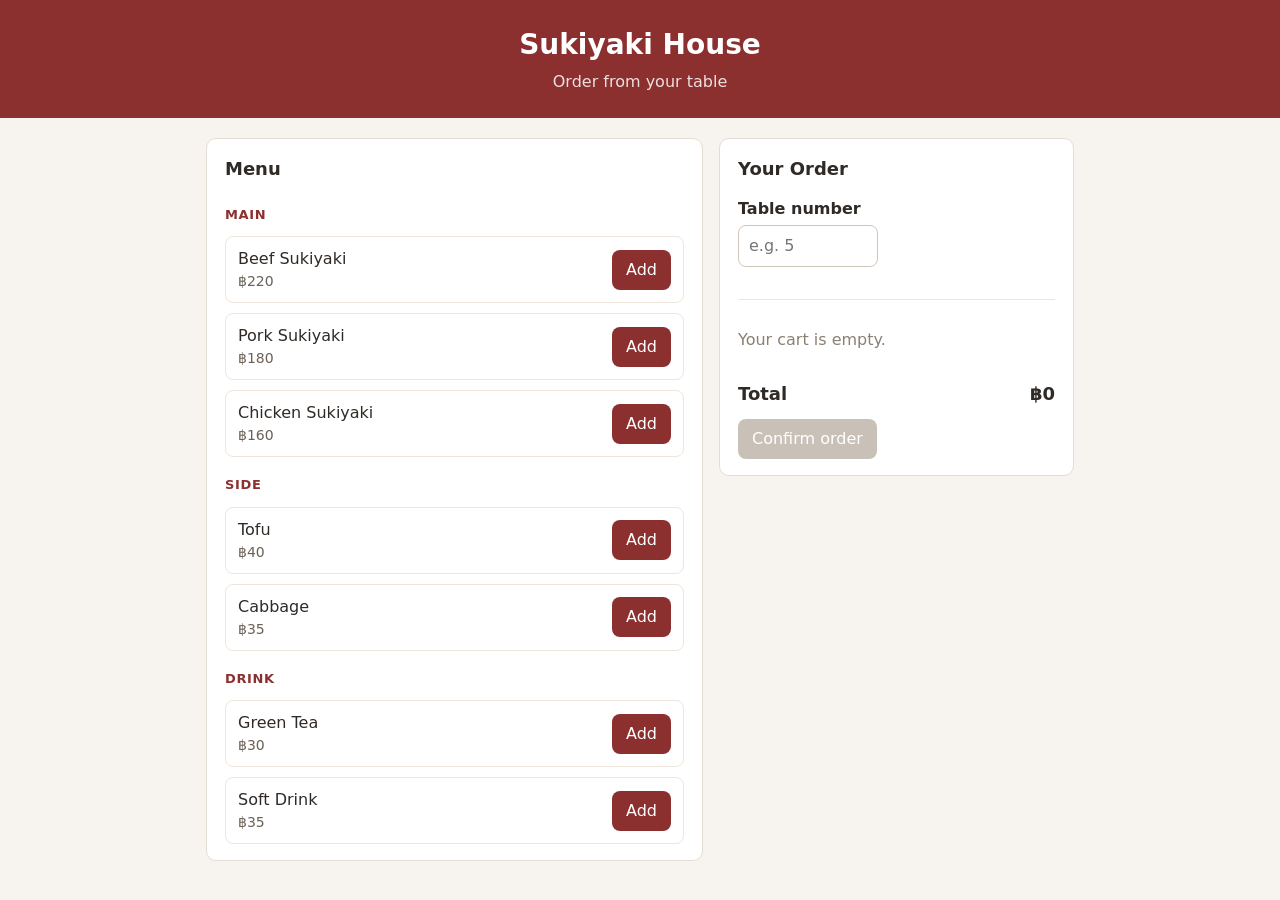
<file: src/index.html>
<!DOCTYPE html>
<html lang="en">
<head>
  <meta charset="UTF-8">
  <meta name="viewport" content="width=device-width, initial-scale=1.0">
  <title>Sukiyaki Ordering</title>
  <link rel="stylesheet" href="style.css">
</head>
<body>
  <header class="site-header">
    <h1>Sukiyaki House</h1>
    <p>Order from your table</p>
  </header>

  <main class="layout">
    <section class="panel" aria-labelledby="menu-heading">
      <h2 id="menu-heading">Menu</h2>
      <div id="menu" class="menu"></div>
    </section>

    <section class="panel" aria-labelledby="order-heading">
      <h2 id="order-heading">Your Order</h2>

      <div class="table-field">
        <label for="table-number">Table number</label>
        <input id="table-number" type="number" min="1" step="1" placeholder="e.g. 5">
        <p id="table-error" class="error" role="alert"></p>
      </div>

      <div id="cart" class="cart"></div>

      <div class="total-row">
        <span>Total</span>
        <span id="total">฿0</span>
      </div>

      <button id="confirm-btn" type="button" disabled>Confirm order</button>
    </section>
  </main>

  <section id="summary" class="panel summary hidden" aria-labelledby="summary-heading">
    <h2 id="summary-heading">Order Summary</h2>
    <div id="summary-body"></div>
    <button id="reset-btn" type="button">New order</button>
  </section>

  <script src="app.js" defer></script>
</body>
</html>
</file>
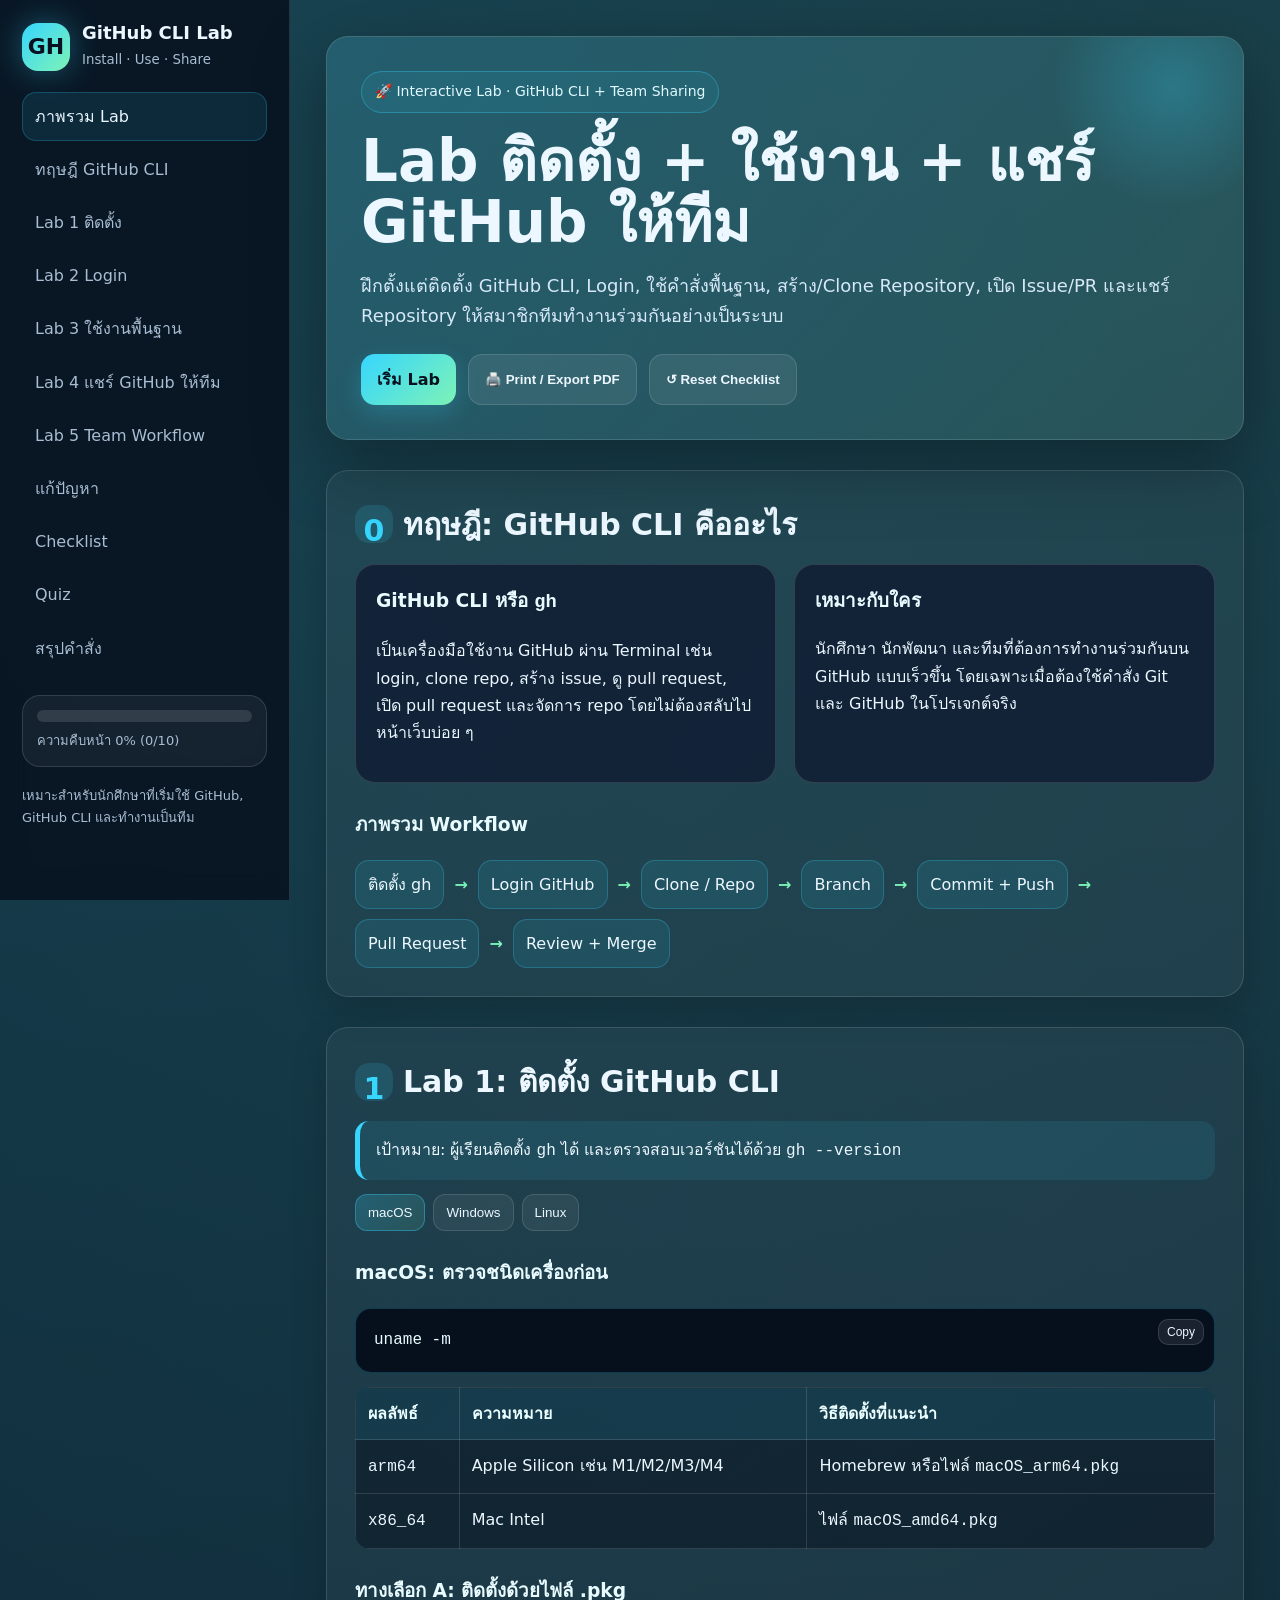
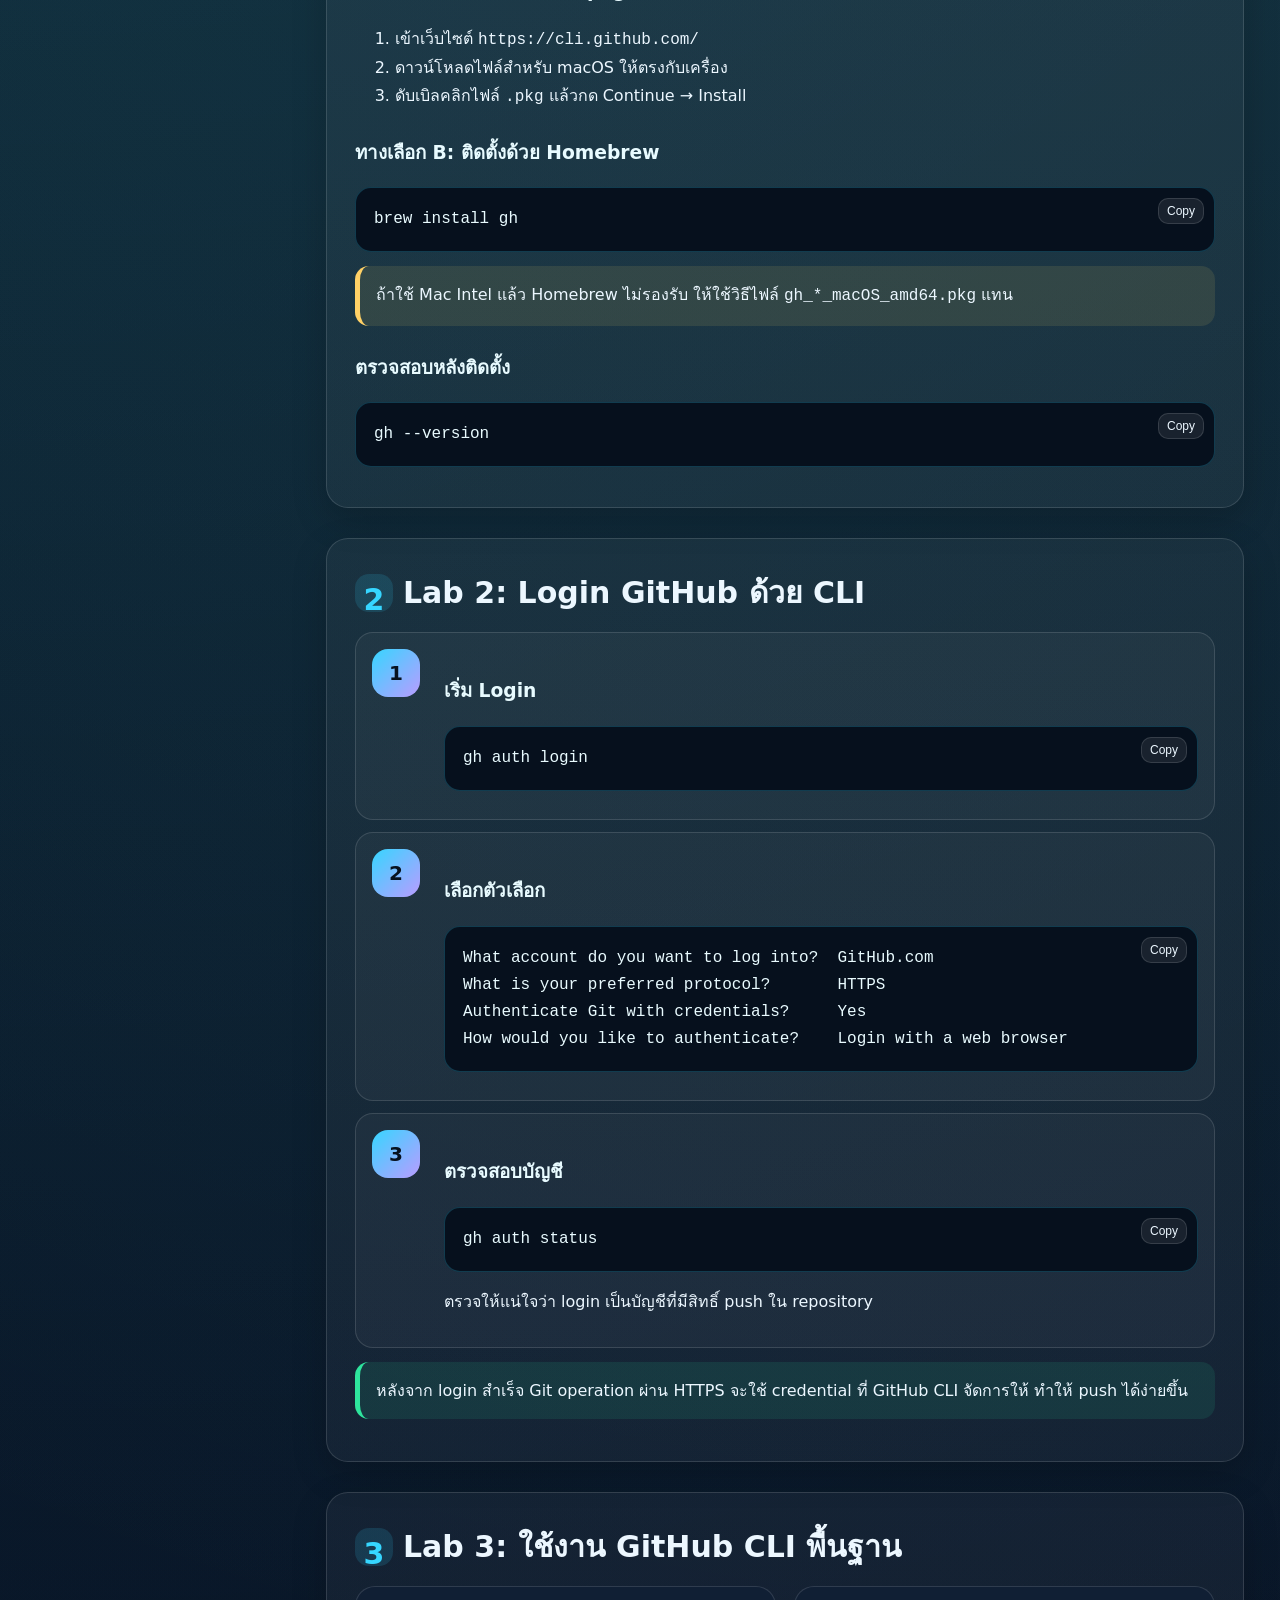
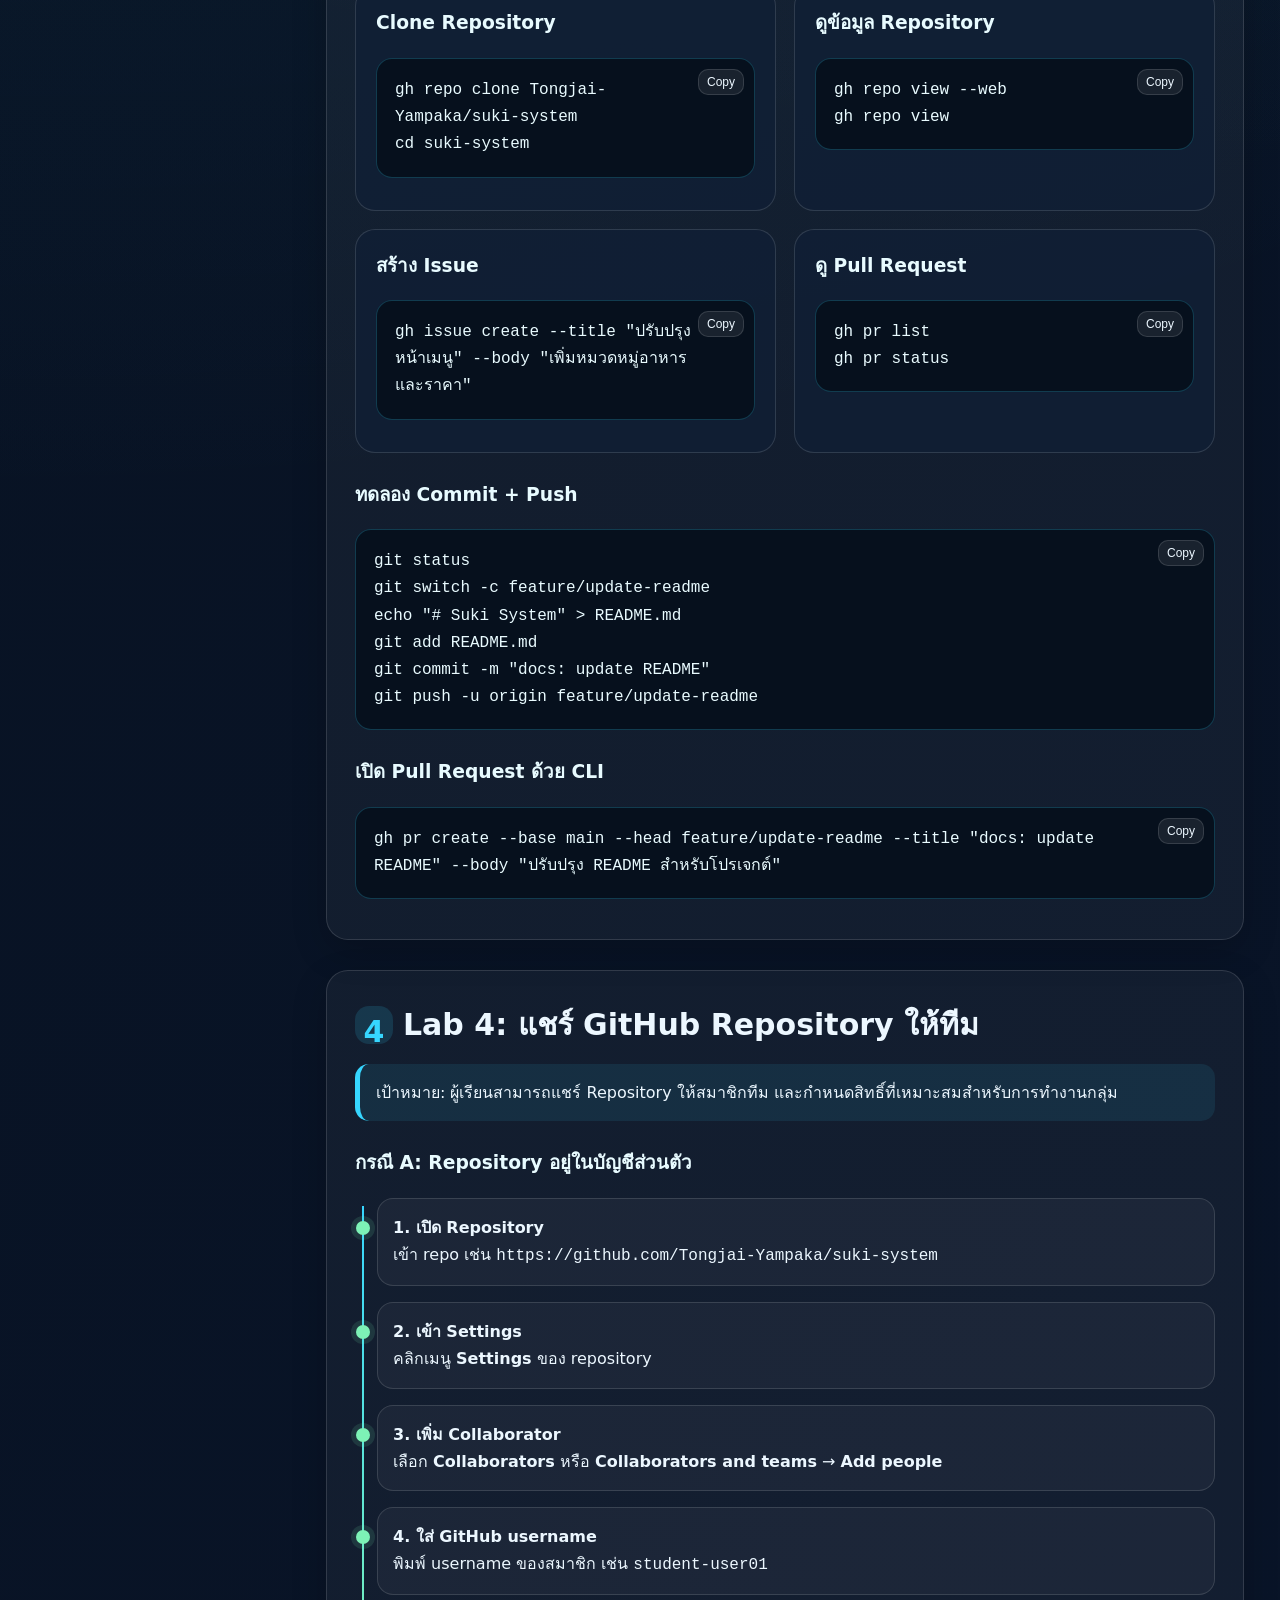
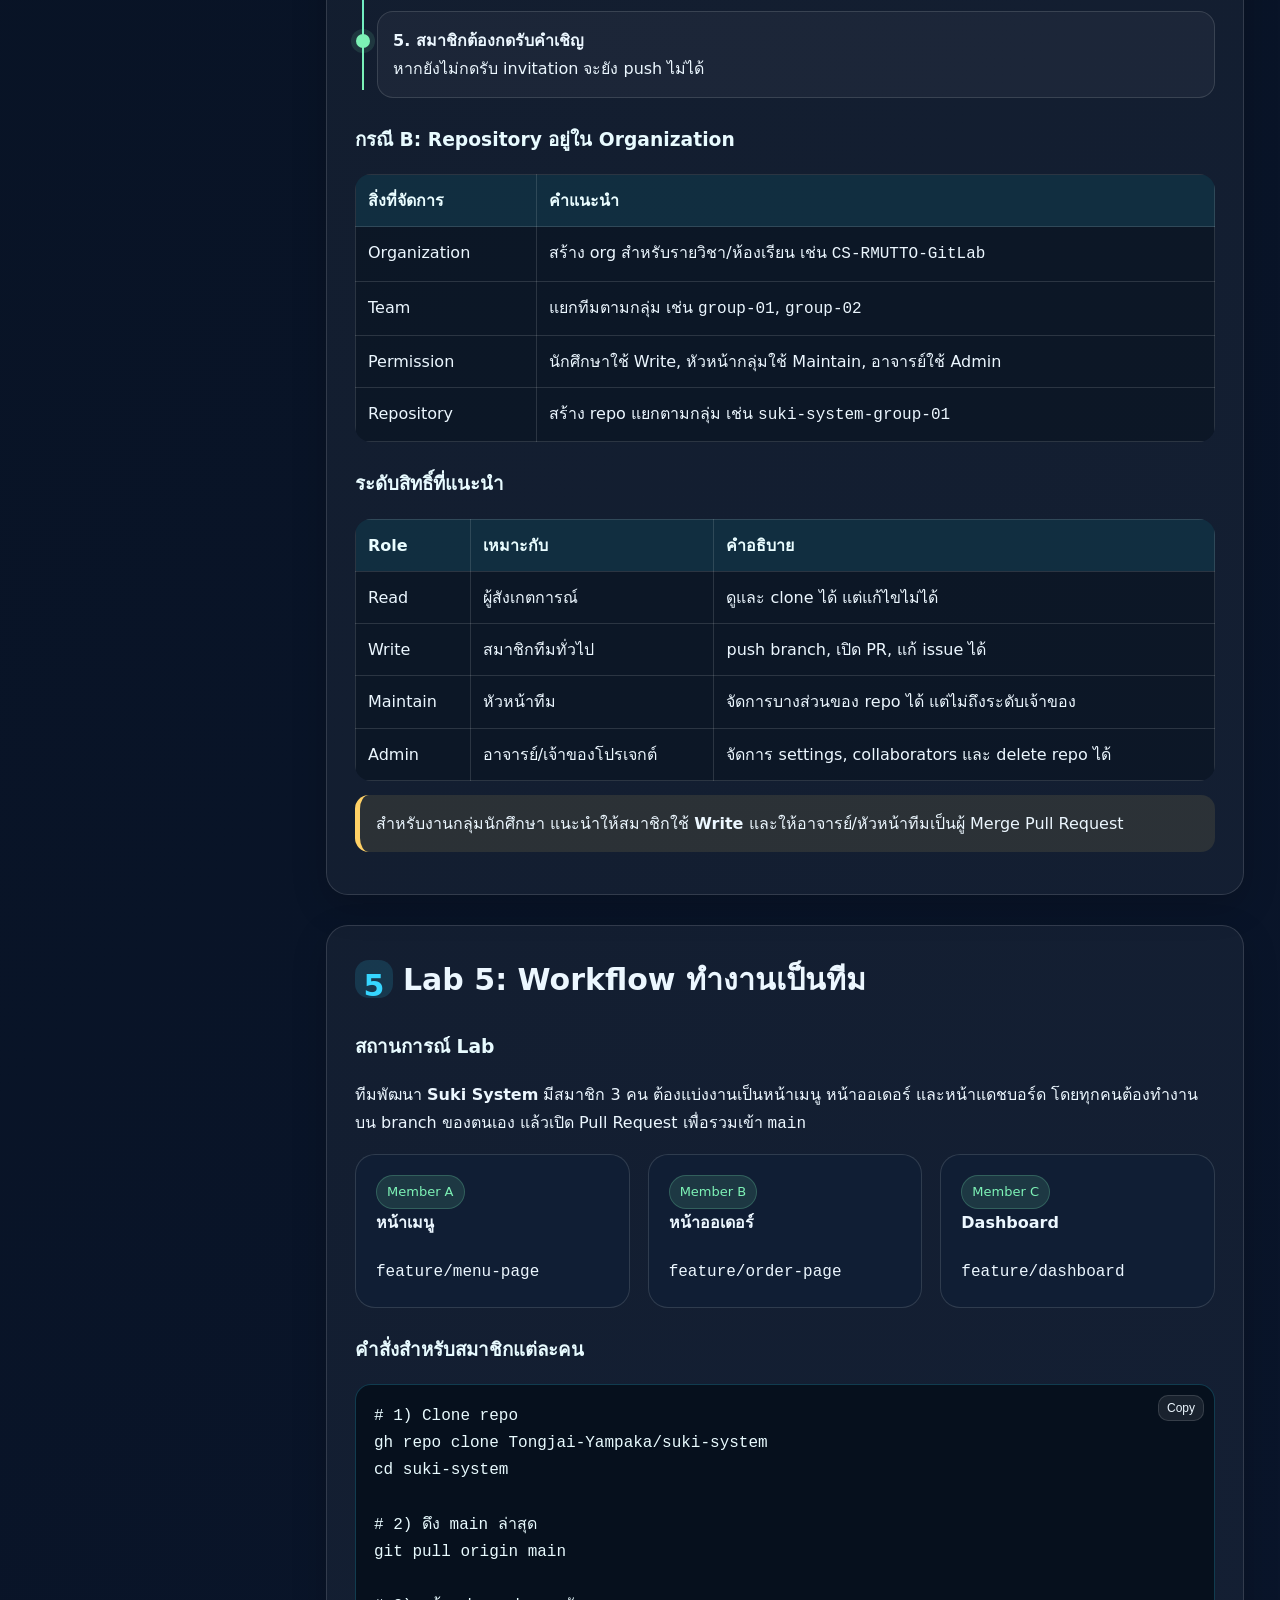
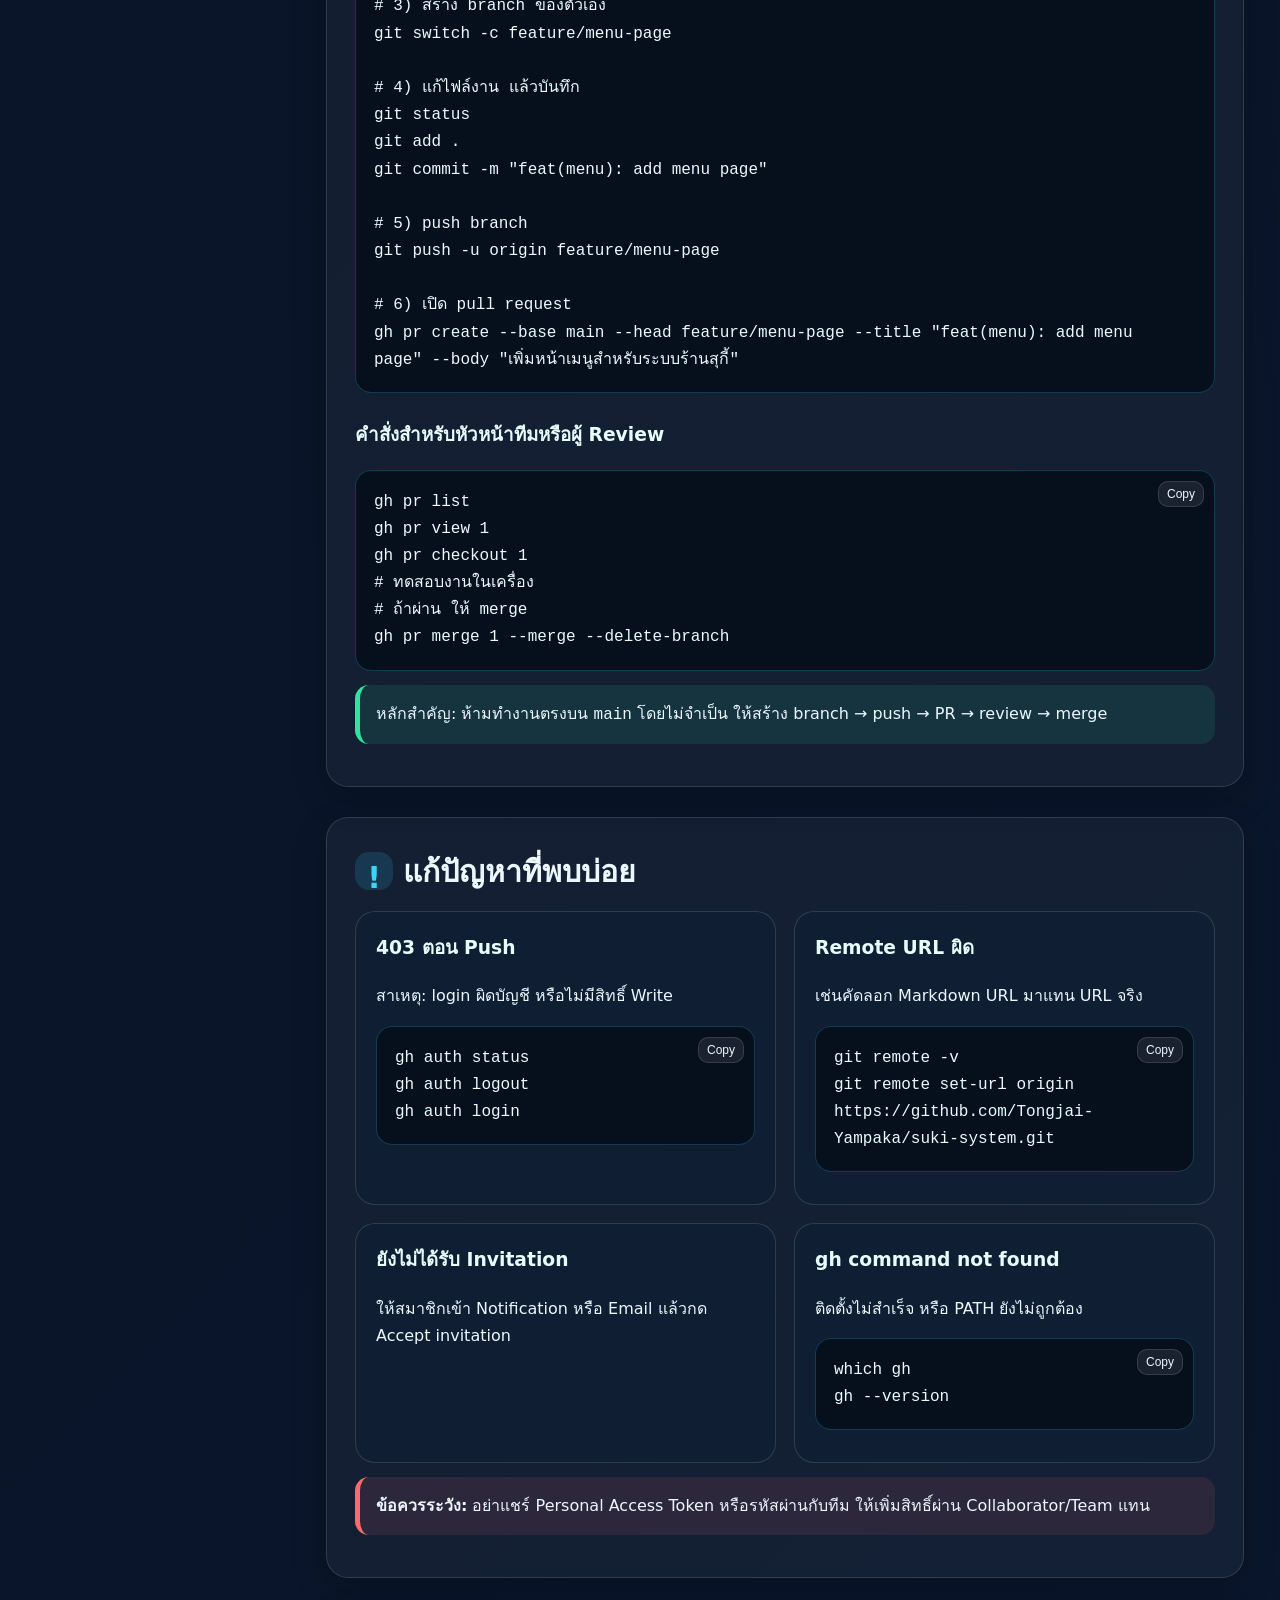
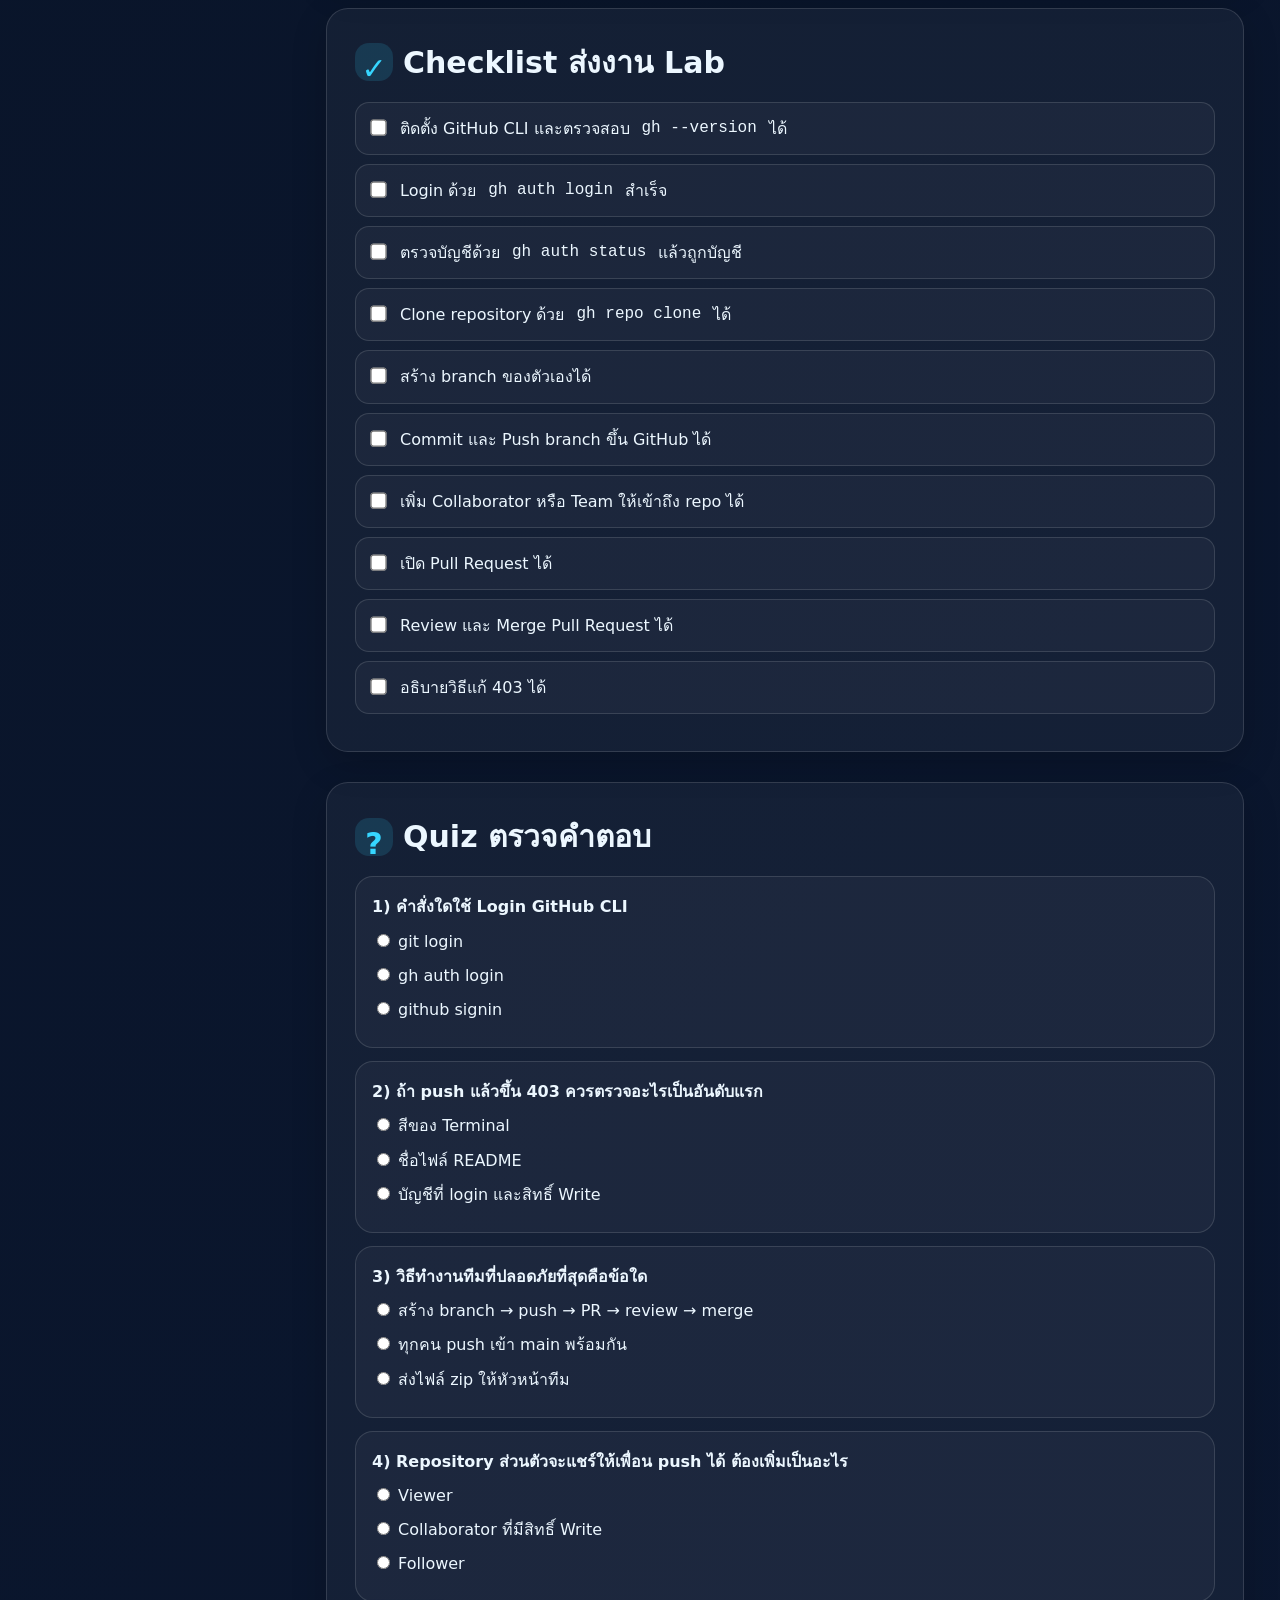
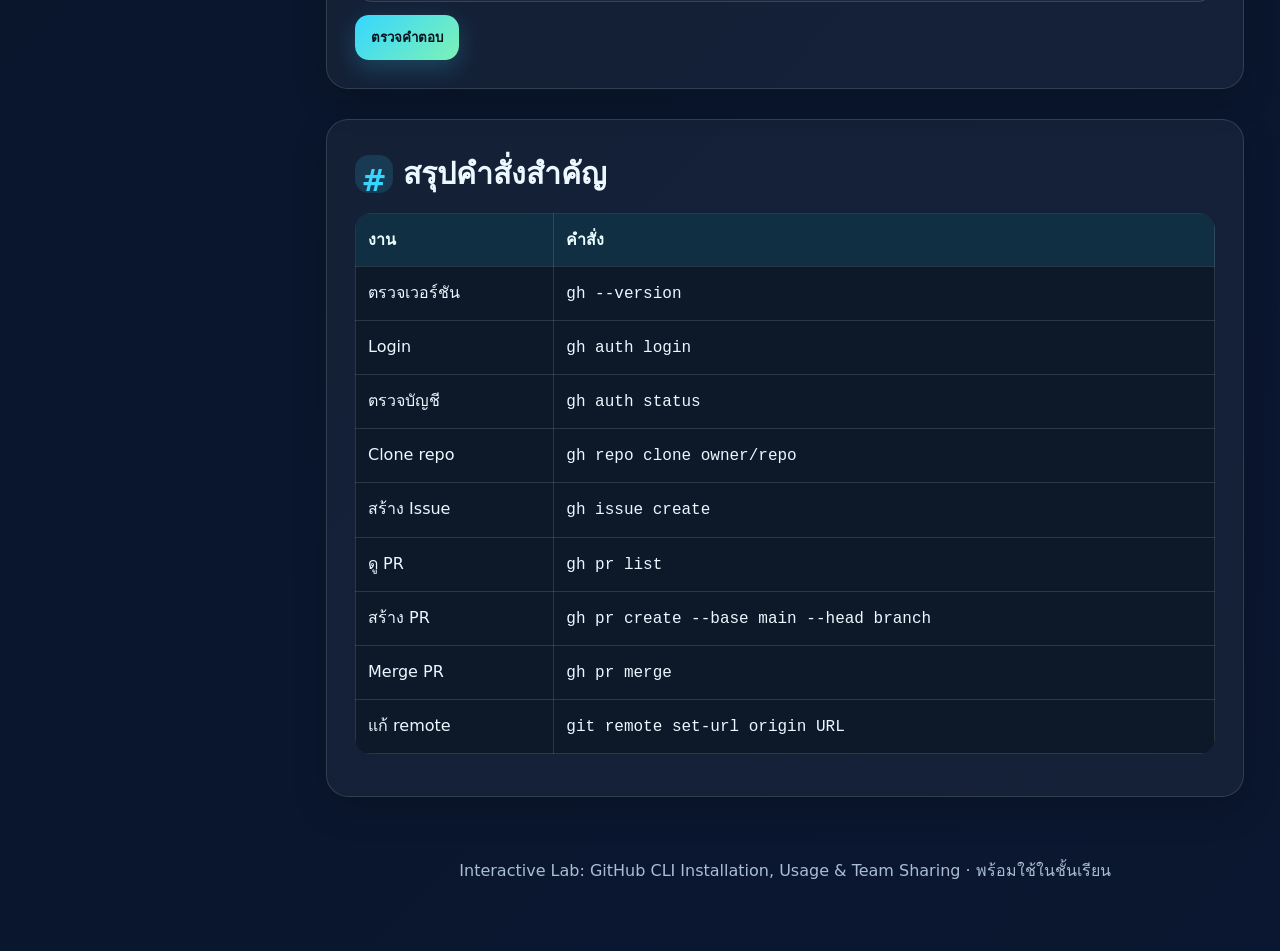
<file: github_cli_install_usage_share_lab.html>
<!DOCTYPE html>
<html lang="th">
<head>
  <meta charset="UTF-8" />
  <meta name="viewport" content="width=device-width, initial-scale=1.0" />
  <title>Interactive Lab: ติดตั้ง ใช้งาน และแชร์ GitHub ให้ทีม</title>
  <style>
    :root{
      --bg:#07111f;--bg2:#0b1730;--panel:#0f1b2d;--panel2:#12243c;--card:#101f35;
      --text:#ecf7ff;--muted:#a9bed3;--accent:#36d6ff;--accent2:#7df2b6;--warn:#ffd166;
      --danger:#ff6b6b;--ok:#2ee59d;--purple:#b99cff;--line:rgba(255,255,255,.13);
      --shadow:0 22px 70px rgba(0,0,0,.35);--radius:22px;
    }
    *{box-sizing:border-box} html{scroll-behavior:smooth}
    body{margin:0;font-family:system-ui,-apple-system,BlinkMacSystemFont,"Segoe UI",Tahoma,sans-serif;background:radial-gradient(circle at top left,rgba(54,214,255,.18),transparent 35%),radial-gradient(circle at top right,rgba(125,242,182,.12),transparent 32%),linear-gradient(135deg,var(--bg),var(--bg2));color:var(--text);line-height:1.7}
    a{color:var(--accent)}
    .layout{display:grid;grid-template-columns:290px 1fr;min-height:100vh}
    aside{position:sticky;top:0;height:100vh;padding:22px;background:rgba(7,17,31,.86);backdrop-filter:blur(14px);border-right:1px solid var(--line);overflow:auto}
    .brand{display:flex;gap:12px;align-items:center;margin-bottom:20px}.logo{width:48px;height:48px;border-radius:16px;background:linear-gradient(135deg,var(--accent),var(--accent2));display:grid;place-items:center;color:#07111f;font-weight:900;font-size:22px;box-shadow:0 0 30px rgba(54,214,255,.35)}
    .brand h1{font-size:18px;line-height:1.25;margin:0}.brand small{color:var(--muted)}
    nav a{display:block;text-decoration:none;color:var(--muted);padding:10px 12px;border-radius:14px;margin:4px 0;border:1px solid transparent}
    nav a:hover,nav a.active{color:var(--text);background:rgba(54,214,255,.10);border-color:rgba(54,214,255,.22)}
    .progressBox{margin-top:22px;padding:14px;background:rgba(255,255,255,.05);border:1px solid var(--line);border-radius:18px}.progressOuter{height:12px;border-radius:999px;background:rgba(255,255,255,.12);overflow:hidden}.progressInner{height:100%;width:0;background:linear-gradient(90deg,var(--accent),var(--accent2));transition:.35s}.progressText{font-size:13px;color:var(--muted);margin-top:8px}
    main{padding:36px;max-width:1180px;margin:0 auto;width:100%}.hero{padding:34px;border:1px solid var(--line);border-radius:var(--radius);background:linear-gradient(135deg,rgba(54,214,255,.14),rgba(125,242,182,.08)),rgba(255,255,255,.04);box-shadow:var(--shadow);position:relative;overflow:hidden}.hero:after{content:"";position:absolute;right:-60px;top:-80px;width:260px;height:260px;border-radius:50%;background:radial-gradient(circle,rgba(54,214,255,.25),transparent 65%)}
    .pill{display:inline-flex;gap:8px;align-items:center;padding:8px 13px;border:1px solid rgba(54,214,255,.32);border-radius:999px;color:#dff9ff;background:rgba(54,214,255,.08);font-size:14px}.hero h2{font-size:clamp(30px,5vw,58px);line-height:1.05;margin:18px 0 12px}.hero p{max-width:850px;color:#d7e9f8;font-size:18px}.heroActions{display:flex;flex-wrap:wrap;gap:12px;margin-top:22px}.btn{cursor:pointer;border:0;border-radius:14px;padding:12px 16px;font-weight:700;color:#07111f;background:linear-gradient(135deg,var(--accent),var(--accent2));box-shadow:0 8px 24px rgba(54,214,255,.22);text-decoration:none;display:inline-flex;align-items:center;gap:8px}.btn.secondary{background:rgba(255,255,255,.08);color:var(--text);border:1px solid var(--line);box-shadow:none}.btn.warn{background:linear-gradient(135deg,var(--warn),#ff9f1c)}
    section{margin:30px 0;padding:28px;border:1px solid var(--line);border-radius:var(--radius);background:rgba(255,255,255,.045);box-shadow:0 12px 35px rgba(0,0,0,.18)}
    h2.sectionTitle{font-size:30px;margin:0 0 14px;display:flex;align-items:center;gap:10px}.sectionTitle .num{width:38px;height:38px;display:grid;place-items:center;border-radius:14px;background:rgba(54,214,255,.14);color:var(--accent)}
    h3{margin-top:26px;color:#e8fbff}.muted{color:var(--muted)}.grid{display:grid;grid-template-columns:repeat(2,minmax(0,1fr));gap:18px}.grid3{display:grid;grid-template-columns:repeat(3,minmax(0,1fr));gap:18px}.card{padding:20px;border-radius:20px;background:rgba(16,31,53,.88);border:1px solid var(--line)}.card h3,.card h4{margin-top:0}.tag{display:inline-block;padding:5px 10px;border-radius:999px;background:rgba(125,242,182,.12);color:var(--accent2);font-size:13px;border:1px solid rgba(125,242,182,.22)}
    .step{display:grid;grid-template-columns:56px 1fr;gap:16px;padding:16px;border:1px solid var(--line);border-radius:18px;background:rgba(255,255,255,.035);margin:12px 0}.stepNo{width:48px;height:48px;border-radius:16px;background:linear-gradient(135deg,var(--accent),var(--purple));display:grid;place-items:center;font-size:20px;font-weight:900;color:#07111f}
    pre{position:relative;margin:12px 0;padding:18px 48px 18px 18px;background:#06101d;border:1px solid rgba(54,214,255,.22);border-radius:16px;overflow:auto;white-space:pre-wrap;color:#e9fbff}code{font-family:"SFMono-Regular",Consolas,"Liberation Mono",monospace}.copy{position:absolute;right:10px;top:10px;border:1px solid var(--line);background:rgba(255,255,255,.08);color:var(--text);border-radius:10px;padding:5px 8px;cursor:pointer;font-size:12px}.copy:hover{background:rgba(54,214,255,.16)}
    .note{border-left:5px solid var(--accent);background:rgba(54,214,255,.09);padding:15px 16px;border-radius:14px;margin:14px 0}.warnBox{border-left-color:var(--warn);background:rgba(255,209,102,.10)}.dangerBox{border-left-color:var(--danger);background:rgba(255,107,107,.10)}.okBox{border-left-color:var(--ok);background:rgba(46,229,157,.10)}
    table{width:100%;border-collapse:collapse;border-radius:16px;overflow:hidden;margin:14px 0;background:rgba(6,16,29,.5)}th,td{border:1px solid var(--line);padding:12px;text-align:left;vertical-align:top}th{background:rgba(54,214,255,.12);color:#eafdff}
    .checklist label{display:flex;gap:12px;align-items:flex-start;padding:12px;border:1px solid var(--line);border-radius:14px;margin:9px 0;background:rgba(255,255,255,.035);cursor:pointer}.checklist input{margin-top:6px;transform:scale(1.25);accent-color:#36d6ff}.quizItem{padding:16px;border:1px solid var(--line);border-radius:18px;margin:13px 0;background:rgba(255,255,255,.035)}.quizItem label{display:block;margin:7px 0;cursor:pointer}.feedback{margin-top:8px;font-weight:700}.correct{color:var(--ok)}.incorrect{color:var(--danger)}
    .tabs{display:flex;flex-wrap:wrap;gap:8px;margin:14px 0}.tabBtn{border:1px solid var(--line);background:rgba(255,255,255,.06);color:var(--text);padding:10px 12px;border-radius:12px;cursor:pointer}.tabBtn.active{background:linear-gradient(135deg,rgba(54,214,255,.22),rgba(125,242,182,.12));border-color:rgba(54,214,255,.35)}.tabPanel{display:none}.tabPanel.active{display:block}.flow{display:flex;flex-wrap:wrap;gap:10px;align-items:center}.flow span{padding:10px 12px;background:rgba(54,214,255,.10);border:1px solid rgba(54,214,255,.24);border-radius:14px}.arrow{color:var(--accent2);font-weight:900}
    .timeline{position:relative;padding-left:22px}.timeline:before{content:"";position:absolute;left:7px;top:8px;bottom:8px;width:2px;background:linear-gradient(var(--accent),var(--accent2))}.timelineItem{position:relative;margin:16px 0;padding:15px;background:rgba(255,255,255,.04);border:1px solid var(--line);border-radius:16px}.timelineItem:before{content:"";position:absolute;left:-22px;top:22px;width:14px;height:14px;border-radius:50%;background:var(--accent2);box-shadow:0 0 0 5px rgba(125,242,182,.12)}
    footer{color:var(--muted);text-align:center;padding:30px}.mobileMenu{display:none;position:sticky;top:0;z-index:10;padding:12px;background:rgba(7,17,31,.92);border-bottom:1px solid var(--line)}
    @media(max-width:900px){.layout{display:block}aside{display:none}.mobileMenu{display:block}main{padding:18px}.grid,.grid3{grid-template-columns:1fr}.hero{padding:24px}.step{grid-template-columns:1fr}.flow{display:block}.flow span{display:block;margin:8px 0}.arrow{display:block;text-align:center}}
    @media print{body{background:white;color:#111}.layout{display:block}aside,.mobileMenu,.btn,.copy{display:none}main{max-width:none}.hero,section,.card,.step{box-shadow:none;background:white;color:#111;border-color:#ccc}pre{background:#f5f5f5;color:#111;border-color:#ddd}.muted{color:#444}}
  </style>
</head>
<body>
  <div class="mobileMenu"><button class="btn secondary" onclick="document.querySelector('aside').style.display='block';document.querySelector('aside').style.position='fixed';document.querySelector('aside').style.zIndex='99';document.querySelector('aside').style.width='86%';">☰ เปิดเมนู</button></div>
  <div class="layout">
    <aside>
      <div class="brand"><div class="logo">GH</div><div><h1>GitHub CLI Lab</h1><small>Install · Use · Share</small></div></div>
      <nav id="toc">
        <a href="#overview">ภาพรวม Lab</a>
        <a href="#theory">ทฤษฎี GitHub CLI</a>
        <a href="#install">Lab 1 ติดตั้ง</a>
        <a href="#login">Lab 2 Login</a>
        <a href="#usage">Lab 3 ใช้งานพื้นฐาน</a>
        <a href="#share">Lab 4 แชร์ GitHub ให้ทีม</a>
        <a href="#teamwork">Lab 5 Team Workflow</a>
        <a href="#troubleshoot">แก้ปัญหา</a>
        <a href="#checklist">Checklist</a>
        <a href="#quiz">Quiz</a>
        <a href="#summary">สรุปคำสั่ง</a>
      </nav>
      <div class="progressBox"><div class="progressOuter"><div id="progress" class="progressInner"></div></div><div class="progressText" id="progressText">ความคืบหน้า 0%</div></div>
      <p class="muted" style="font-size:13px;margin-top:18px">เหมาะสำหรับนักศึกษาที่เริ่มใช้ GitHub, GitHub CLI และทำงานเป็นทีม</p>
    </aside>

    <main>
      <div class="hero" id="overview">
        <span class="pill">🚀 Interactive Lab · GitHub CLI + Team Sharing</span>
        <h2>Lab ติดตั้ง + ใช้งาน + แชร์ GitHub ให้ทีม</h2>
        <p>ฝึกตั้งแต่ติดตั้ง GitHub CLI, Login, ใช้คำสั่งพื้นฐาน, สร้าง/Clone Repository, เปิด Issue/PR และแชร์ Repository ให้สมาชิกทีมทำงานร่วมกันอย่างเป็นระบบ</p>
        <div class="heroActions">
          <a class="btn" href="#install">เริ่ม Lab</a>
          <button class="btn secondary" onclick="window.print()">🖨️ Print / Export PDF</button>
          <button class="btn secondary" onclick="resetChecks()">↺ Reset Checklist</button>
        </div>
      </div>

      <section id="theory">
        <h2 class="sectionTitle"><span class="num">0</span> ทฤษฎี: GitHub CLI คืออะไร</h2>
        <div class="grid">
          <div class="card"><h3>GitHub CLI หรือ <code>gh</code></h3><p>เป็นเครื่องมือใช้งาน GitHub ผ่าน Terminal เช่น login, clone repo, สร้าง issue, ดู pull request, เปิด pull request และจัดการ repo โดยไม่ต้องสลับไปหน้าเว็บบ่อย ๆ</p></div>
          <div class="card"><h3>เหมาะกับใคร</h3><p>นักศึกษา นักพัฒนา และทีมที่ต้องการทำงานร่วมกันบน GitHub แบบเร็วขึ้น โดยเฉพาะเมื่อต้องใช้คำสั่ง Git และ GitHub ในโปรเจกต์จริง</p></div>
        </div>
        <h3>ภาพรวม Workflow</h3>
        <div class="flow"><span>ติดตั้ง gh</span><b class="arrow">→</b><span>Login GitHub</span><b class="arrow">→</b><span>Clone / Repo</span><b class="arrow">→</b><span>Branch</span><b class="arrow">→</b><span>Commit + Push</span><b class="arrow">→</b><span>Pull Request</span><b class="arrow">→</b><span>Review + Merge</span></div>
      </section>

      <section id="install">
        <h2 class="sectionTitle"><span class="num">1</span> Lab 1: ติดตั้ง GitHub CLI</h2>
        <div class="note">เป้าหมาย: ผู้เรียนติดตั้ง <code>gh</code> ได้ และตรวจสอบเวอร์ชันได้ด้วย <code>gh --version</code></div>
        <div class="tabs">
          <button class="tabBtn active" onclick="showTab(event,'mac')">macOS</button>
          <button class="tabBtn" onclick="showTab(event,'win')">Windows</button>
          <button class="tabBtn" onclick="showTab(event,'linux')">Linux</button>
        </div>
        <div id="mac" class="tabPanel active">
          <h3>macOS: ตรวจชนิดเครื่องก่อน</h3>
          <pre><button class="copy">Copy</button><code>uname -m</code></pre>
          <table><tr><th>ผลลัพธ์</th><th>ความหมาย</th><th>วิธีติดตั้งที่แนะนำ</th></tr><tr><td><code>arm64</code></td><td>Apple Silicon เช่น M1/M2/M3/M4</td><td>Homebrew หรือไฟล์ <code>macOS_arm64.pkg</code></td></tr><tr><td><code>x86_64</code></td><td>Mac Intel</td><td>ไฟล์ <code>macOS_amd64.pkg</code></td></tr></table>
          <h3>ทางเลือก A: ติดตั้งด้วยไฟล์ .pkg</h3>
          <ol><li>เข้าเว็บไซต์ <code>https://cli.github.com/</code></li><li>ดาวน์โหลดไฟล์สำหรับ macOS ให้ตรงกับเครื่อง</li><li>ดับเบิลคลิกไฟล์ <code>.pkg</code> แล้วกด Continue → Install</li></ol>
          <h3>ทางเลือก B: ติดตั้งด้วย Homebrew</h3>
          <pre><button class="copy">Copy</button><code>brew install gh</code></pre>
          <div class="note warnBox">ถ้าใช้ Mac Intel แล้ว Homebrew ไม่รองรับ ให้ใช้วิธีไฟล์ <code>gh_*_macOS_amd64.pkg</code> แทน</div>
        </div>
        <div id="win" class="tabPanel">
          <h3>Windows</h3><pre><button class="copy">Copy</button><code>winget install --id GitHub.cli</code></pre><p>หรือดาวน์โหลดจาก <code>https://cli.github.com/</code> แล้วติดตั้งด้วยไฟล์ installer</p>
        </div>
        <div id="linux" class="tabPanel">
          <h3>Linux Ubuntu/Debian</h3><pre><button class="copy">Copy</button><code>sudo apt update
sudo apt install gh</code></pre><p>หาก package repository ยังไม่มีเวอร์ชันล่าสุด ให้ติดตั้งตามคู่มือจาก GitHub CLI official site</p>
        </div>
        <h3>ตรวจสอบหลังติดตั้ง</h3>
        <pre><button class="copy">Copy</button><code>gh --version</code></pre>
      </section>

      <section id="login">
        <h2 class="sectionTitle"><span class="num">2</span> Lab 2: Login GitHub ด้วย CLI</h2>
        <div class="step"><div class="stepNo">1</div><div><h3>เริ่ม Login</h3><pre><button class="copy">Copy</button><code>gh auth login</code></pre></div></div>
        <div class="step"><div class="stepNo">2</div><div><h3>เลือกตัวเลือก</h3><pre><button class="copy">Copy</button><code>What account do you want to log into?  GitHub.com
What is your preferred protocol?       HTTPS
Authenticate Git with credentials?     Yes
How would you like to authenticate?    Login with a web browser</code></pre></div></div>
        <div class="step"><div class="stepNo">3</div><div><h3>ตรวจสอบบัญชี</h3><pre><button class="copy">Copy</button><code>gh auth status</code></pre><p>ตรวจให้แน่ใจว่า login เป็นบัญชีที่มีสิทธิ์ push ใน repository</p></div></div>
        <div class="note okBox">หลังจาก login สำเร็จ Git operation ผ่าน HTTPS จะใช้ credential ที่ GitHub CLI จัดการให้ ทำให้ push ได้ง่ายขึ้น</div>
      </section>

      <section id="usage">
        <h2 class="sectionTitle"><span class="num">3</span> Lab 3: ใช้งาน GitHub CLI พื้นฐาน</h2>
        <div class="grid">
          <div class="card"><h3>Clone Repository</h3><pre><button class="copy">Copy</button><code>gh repo clone Tongjai-Yampaka/suki-system
cd suki-system</code></pre></div>
          <div class="card"><h3>ดูข้อมูล Repository</h3><pre><button class="copy">Copy</button><code>gh repo view --web
gh repo view</code></pre></div>
          <div class="card"><h3>สร้าง Issue</h3><pre><button class="copy">Copy</button><code>gh issue create --title "ปรับปรุงหน้าเมนู" --body "เพิ่มหมวดหมู่อาหารและราคา"</code></pre></div>
          <div class="card"><h3>ดู Pull Request</h3><pre><button class="copy">Copy</button><code>gh pr list
gh pr status</code></pre></div>
        </div>
        <h3>ทดลอง Commit + Push</h3>
        <pre><button class="copy">Copy</button><code>git status
git switch -c feature/update-readme
echo "# Suki System" > README.md
git add README.md
git commit -m "docs: update README"
git push -u origin feature/update-readme</code></pre>
        <h3>เปิด Pull Request ด้วย CLI</h3>
        <pre><button class="copy">Copy</button><code>gh pr create --base main --head feature/update-readme --title "docs: update README" --body "ปรับปรุง README สำหรับโปรเจกต์"</code></pre>
      </section>

      <section id="share">
        <h2 class="sectionTitle"><span class="num">4</span> Lab 4: แชร์ GitHub Repository ให้ทีม</h2>
        <div class="note">เป้าหมาย: ผู้เรียนสามารถแชร์ Repository ให้สมาชิกทีม และกำหนดสิทธิ์ที่เหมาะสมสำหรับการทำงานกลุ่ม</div>
        <h3>กรณี A: Repository อยู่ในบัญชีส่วนตัว</h3>
        <div class="timeline">
          <div class="timelineItem"><b>1. เปิด Repository</b><br>เข้า repo เช่น <code>https://github.com/Tongjai-Yampaka/suki-system</code></div>
          <div class="timelineItem"><b>2. เข้า Settings</b><br>คลิกเมนู <b>Settings</b> ของ repository</div>
          <div class="timelineItem"><b>3. เพิ่ม Collaborator</b><br>เลือก <b>Collaborators</b> หรือ <b>Collaborators and teams</b> → <b>Add people</b></div>
          <div class="timelineItem"><b>4. ใส่ GitHub username</b><br>พิมพ์ username ของสมาชิก เช่น <code>student-user01</code></div>
          <div class="timelineItem"><b>5. สมาชิกต้องกดรับคำเชิญ</b><br>หากยังไม่กดรับ invitation จะยัง push ไม่ได้</div>
        </div>
        <h3>กรณี B: Repository อยู่ใน Organization</h3>
        <table><tr><th>สิ่งที่จัดการ</th><th>คำแนะนำ</th></tr><tr><td>Organization</td><td>สร้าง org สำหรับรายวิชา/ห้องเรียน เช่น <code>CS-RMUTTO-GitLab</code></td></tr><tr><td>Team</td><td>แยกทีมตามกลุ่ม เช่น <code>group-01</code>, <code>group-02</code></td></tr><tr><td>Permission</td><td>นักศึกษาใช้ Write, หัวหน้ากลุ่มใช้ Maintain, อาจารย์ใช้ Admin</td></tr><tr><td>Repository</td><td>สร้าง repo แยกตามกลุ่ม เช่น <code>suki-system-group-01</code></td></tr></table>
        <h3>ระดับสิทธิ์ที่แนะนำ</h3>
        <table><tr><th>Role</th><th>เหมาะกับ</th><th>คำอธิบาย</th></tr><tr><td>Read</td><td>ผู้สังเกตการณ์</td><td>ดูและ clone ได้ แต่แก้ไขไม่ได้</td></tr><tr><td>Write</td><td>สมาชิกทีมทั่วไป</td><td>push branch, เปิด PR, แก้ issue ได้</td></tr><tr><td>Maintain</td><td>หัวหน้าทีม</td><td>จัดการบางส่วนของ repo ได้ แต่ไม่ถึงระดับเจ้าของ</td></tr><tr><td>Admin</td><td>อาจารย์/เจ้าของโปรเจกต์</td><td>จัดการ settings, collaborators และ delete repo ได้</td></tr></table>
        <div class="note warnBox">สำหรับงานกลุ่มนักศึกษา แนะนำให้สมาชิกใช้ <b>Write</b> และให้อาจารย์/หัวหน้าทีมเป็นผู้ Merge Pull Request</div>
      </section>

      <section id="teamwork">
        <h2 class="sectionTitle"><span class="num">5</span> Lab 5: Workflow ทำงานเป็นทีม</h2>
        <h3>สถานการณ์ Lab</h3>
        <p>ทีมพัฒนา <b>Suki System</b> มีสมาชิก 3 คน ต้องแบ่งงานเป็นหน้าเมนู หน้าออเดอร์ และหน้าแดชบอร์ด โดยทุกคนต้องทำงานบน branch ของตนเอง แล้วเปิด Pull Request เพื่อรวมเข้า <code>main</code></p>
        <div class="grid3">
          <div class="card"><span class="tag">Member A</span><h4>หน้าเมนู</h4><code>feature/menu-page</code></div>
          <div class="card"><span class="tag">Member B</span><h4>หน้าออเดอร์</h4><code>feature/order-page</code></div>
          <div class="card"><span class="tag">Member C</span><h4>Dashboard</h4><code>feature/dashboard</code></div>
        </div>
        <h3>คำสั่งสำหรับสมาชิกแต่ละคน</h3>
        <pre><button class="copy">Copy</button><code># 1) Clone repo
gh repo clone Tongjai-Yampaka/suki-system
cd suki-system

# 2) ดึง main ล่าสุด
git pull origin main

# 3) สร้าง branch ของตัวเอง
git switch -c feature/menu-page

# 4) แก้ไฟล์งาน แล้วบันทึก
git status
git add .
git commit -m "feat(menu): add menu page"

# 5) push branch
git push -u origin feature/menu-page

# 6) เปิด pull request
gh pr create --base main --head feature/menu-page --title "feat(menu): add menu page" --body "เพิ่มหน้าเมนูสำหรับระบบร้านสุกี้"</code></pre>
        <h3>คำสั่งสำหรับหัวหน้าทีมหรือผู้ Review</h3>
        <pre><button class="copy">Copy</button><code>gh pr list
gh pr view 1
gh pr checkout 1
# ทดสอบงานในเครื่อง
# ถ้าผ่าน ให้ merge
gh pr merge 1 --merge --delete-branch</code></pre>
        <div class="note okBox">หลักสำคัญ: ห้ามทำงานตรงบน <code>main</code> โดยไม่จำเป็น ให้สร้าง branch → push → PR → review → merge</div>
      </section>

      <section id="troubleshoot">
        <h2 class="sectionTitle"><span class="num">!</span> แก้ปัญหาที่พบบ่อย</h2>
        <div class="grid">
          <div class="card"><h3>403 ตอน Push</h3><p>สาเหตุ: login ผิดบัญชี หรือไม่มีสิทธิ์ Write</p><pre><button class="copy">Copy</button><code>gh auth status
gh auth logout
gh auth login</code></pre></div>
          <div class="card"><h3>Remote URL ผิด</h3><p>เช่นคัดลอก Markdown URL มาแทน URL จริง</p><pre><button class="copy">Copy</button><code>git remote -v
git remote set-url origin https://github.com/Tongjai-Yampaka/suki-system.git</code></pre></div>
          <div class="card"><h3>ยังไม่ได้รับ Invitation</h3><p>ให้สมาชิกเข้า Notification หรือ Email แล้วกด Accept invitation</p></div>
          <div class="card"><h3>gh command not found</h3><p>ติดตั้งไม่สำเร็จ หรือ PATH ยังไม่ถูกต้อง</p><pre><button class="copy">Copy</button><code>which gh
gh --version</code></pre></div>
        </div>
        <div class="note dangerBox"><b>ข้อควรระวัง:</b> อย่าแชร์ Personal Access Token หรือรหัสผ่านกับทีม ให้เพิ่มสิทธิ์ผ่าน Collaborator/Team แทน</div>
      </section>

      <section id="checklist">
        <h2 class="sectionTitle"><span class="num">✓</span> Checklist ส่งงาน Lab</h2>
        <div class="checklist" id="checks">
          <label><input type="checkbox"> ติดตั้ง GitHub CLI และตรวจสอบ <code>gh --version</code> ได้</label>
          <label><input type="checkbox"> Login ด้วย <code>gh auth login</code> สำเร็จ</label>
          <label><input type="checkbox"> ตรวจบัญชีด้วย <code>gh auth status</code> แล้วถูกบัญชี</label>
          <label><input type="checkbox"> Clone repository ด้วย <code>gh repo clone</code> ได้</label>
          <label><input type="checkbox"> สร้าง branch ของตัวเองได้</label>
          <label><input type="checkbox"> Commit และ Push branch ขึ้น GitHub ได้</label>
          <label><input type="checkbox"> เพิ่ม Collaborator หรือ Team ให้เข้าถึง repo ได้</label>
          <label><input type="checkbox"> เปิด Pull Request ได้</label>
          <label><input type="checkbox"> Review และ Merge Pull Request ได้</label>
          <label><input type="checkbox"> อธิบายวิธีแก้ 403 ได้</label>
        </div>
      </section>

      <section id="quiz">
        <h2 class="sectionTitle"><span class="num">?</span> Quiz ตรวจคำตอบ</h2>
        <div class="quizItem" data-answer="b"><b>1) คำสั่งใดใช้ Login GitHub CLI</b><label><input name="q1" type="radio" value="a"> git login</label><label><input name="q1" type="radio" value="b"> gh auth login</label><label><input name="q1" type="radio" value="c"> github signin</label><div class="feedback"></div></div>
        <div class="quizItem" data-answer="c"><b>2) ถ้า push แล้วขึ้น 403 ควรตรวจอะไรเป็นอันดับแรก</b><label><input name="q2" type="radio" value="a"> สีของ Terminal</label><label><input name="q2" type="radio" value="b"> ชื่อไฟล์ README</label><label><input name="q2" type="radio" value="c"> บัญชีที่ login และสิทธิ์ Write</label><div class="feedback"></div></div>
        <div class="quizItem" data-answer="a"><b>3) วิธีทำงานทีมที่ปลอดภัยที่สุดคือข้อใด</b><label><input name="q3" type="radio" value="a"> สร้าง branch → push → PR → review → merge</label><label><input name="q3" type="radio" value="b"> ทุกคน push เข้า main พร้อมกัน</label><label><input name="q3" type="radio" value="c"> ส่งไฟล์ zip ให้หัวหน้าทีม</label><div class="feedback"></div></div>
        <div class="quizItem" data-answer="b"><b>4) Repository ส่วนตัวจะแชร์ให้เพื่อน push ได้ ต้องเพิ่มเป็นอะไร</b><label><input name="q4" type="radio" value="a"> Viewer</label><label><input name="q4" type="radio" value="b"> Collaborator ที่มีสิทธิ์ Write</label><label><input name="q4" type="radio" value="c"> Follower</label><div class="feedback"></div></div>
        <button class="btn" onclick="checkQuiz()">ตรวจคำตอบ</button>
        <span id="quizScore" style="margin-left:12px;font-weight:800"></span>
      </section>

      <section id="summary">
        <h2 class="sectionTitle"><span class="num">#</span> สรุปคำสั่งสำคัญ</h2>
        <table><tr><th>งาน</th><th>คำสั่ง</th></tr><tr><td>ตรวจเวอร์ชัน</td><td><code>gh --version</code></td></tr><tr><td>Login</td><td><code>gh auth login</code></td></tr><tr><td>ตรวจบัญชี</td><td><code>gh auth status</code></td></tr><tr><td>Clone repo</td><td><code>gh repo clone owner/repo</code></td></tr><tr><td>สร้าง Issue</td><td><code>gh issue create</code></td></tr><tr><td>ดู PR</td><td><code>gh pr list</code></td></tr><tr><td>สร้าง PR</td><td><code>gh pr create --base main --head branch</code></td></tr><tr><td>Merge PR</td><td><code>gh pr merge</code></td></tr><tr><td>แก้ remote</td><td><code>git remote set-url origin URL</code></td></tr></table>
      </section>

      <footer>Interactive Lab: GitHub CLI Installation, Usage & Team Sharing · พร้อมใช้ในชั้นเรียน</footer>
    </main>
  </div>
  <script>
    function showTab(ev,id){document.querySelectorAll('.tabPanel').forEach(p=>p.classList.remove('active'));document.querySelectorAll('.tabBtn').forEach(b=>b.classList.remove('active'));document.getElementById(id).classList.add('active');ev.currentTarget.classList.add('active')}
    document.querySelectorAll('pre').forEach(pre=>{const btn=pre.querySelector('.copy'); if(btn){btn.addEventListener('click',()=>{const code=pre.querySelector('code').innerText;navigator.clipboard.writeText(code);btn.textContent='Copied!';setTimeout(()=>btn.textContent='Copy',1200)})}});
    const checks=document.querySelectorAll('#checks input');
    function saveChecks(){localStorage.setItem('ghlab-checks',JSON.stringify([...checks].map(c=>c.checked)));updateProgress()}
    function loadChecks(){const data=JSON.parse(localStorage.getItem('ghlab-checks')||'[]');checks.forEach((c,i)=>{c.checked=!!data[i];c.addEventListener('change',saveChecks)});updateProgress()}
    function resetChecks(){localStorage.removeItem('ghlab-checks');checks.forEach(c=>c.checked=false);updateProgress()}
    function updateProgress(){const total=checks.length||1;const done=[...checks].filter(c=>c.checked).length;const pct=Math.round(done/total*100);document.getElementById('progress').style.width=pct+'%';document.getElementById('progressText').textContent=`ความคืบหน้า ${pct}% (${done}/${total})`}
    function checkQuiz(){let score=0,total=0;document.querySelectorAll('.quizItem').forEach((item,i)=>{total++;const ans=item.dataset.answer;const chosen=item.querySelector('input:checked');const fb=item.querySelector('.feedback');if(chosen&&chosen.value===ans){score++;fb.textContent='ถูกต้อง ✅';fb.className='feedback correct'}else{fb.textContent='ยังไม่ถูก ลองทบทวนเนื้อหาอีกครั้ง ❌';fb.className='feedback incorrect'}});document.getElementById('quizScore').textContent=`คะแนน ${score}/${total}`}
    const links=document.querySelectorAll('nav a');const secs=[...links].map(a=>document.querySelector(a.getAttribute('href'))).filter(Boolean);window.addEventListener('scroll',()=>{let current='';secs.forEach(s=>{if(window.scrollY>=s.offsetTop-110)current='#'+s.id});links.forEach(a=>a.classList.toggle('active',a.getAttribute('href')===current))});
    loadChecks();
  </script>
</body>
</html>
</file>
<file: src/style.css>
* {
  box-sizing: border-box;
}

body {
  margin: 0;
  font-family: system-ui, -apple-system, "Segoe UI", sans-serif;
  background: #f7f3ee;
  color: #2f2a26;
  line-height: 1.5;
}

.site-header {
  padding: 24px 20px;
  text-align: center;
  background: #8c2f2f;
  color: #fff;
}

.site-header h1 {
  margin: 0;
  font-size: 28px;
}

.site-header p {
  margin: 4px 0 0;
  opacity: 0.85;
}

.layout {
  display: grid;
  grid-template-columns: 1fr;
  gap: 16px;
  max-width: 900px;
  margin: 20px auto;
  padding: 0 16px;
}

@media (min-width: 720px) {
  .layout {
    grid-template-columns: 1.4fr 1fr;
    align-items: start;
  }
}

.panel {
  background: #fff;
  border: 1px solid #e4ddd4;
  border-radius: 10px;
  padding: 16px 18px;
}

.panel h2 {
  margin-top: 0;
  font-size: 18px;
}

.menu {
  display: grid;
  gap: 10px;
}

.menu-category {
  margin: 8px 0 2px;
  font-size: 13px;
  text-transform: uppercase;
  letter-spacing: 0.05em;
  color: #8c2f2f;
}

.menu-item {
  display: flex;
  align-items: center;
  justify-content: space-between;
  gap: 10px;
  padding: 10px 12px;
  border: 1px solid #eee6dc;
  border-radius: 8px;
}

.menu-item .info {
  display: flex;
  flex-direction: column;
}

.menu-item .price {
  color: #6b6157;
  font-size: 14px;
}

button {
  font: inherit;
  cursor: pointer;
  border: none;
  border-radius: 8px;
  padding: 8px 14px;
  background: #8c2f2f;
  color: #fff;
}

button:hover {
  background: #742424;
}

button:disabled {
  background: #c9c1b8;
  cursor: not-allowed;
}

.table-field {
  margin-bottom: 14px;
}

.table-field label {
  display: block;
  font-weight: 600;
  margin-bottom: 4px;
}

.table-field input {
  font: inherit;
  padding: 8px 10px;
  border: 1px solid #cfc6ba;
  border-radius: 8px;
  width: 140px;
}

.error {
  color: #b3261e;
  margin: 4px 0 0;
  font-size: 14px;
  min-height: 1em;
}

.cart {
  border-top: 1px solid #eee6dc;
  margin-bottom: 12px;
}

.cart-empty {
  color: #8a8074;
  padding: 12px 0;
}

.cart-row {
  display: flex;
  align-items: center;
  justify-content: space-between;
  gap: 10px;
  padding: 8px 0;
  border-bottom: 1px solid #f1ebe3;
}

.cart-row .name {
  flex: 1;
}

.cart-row .qty {
  color: #6b6157;
}

.total-row {
  display: flex;
  justify-content: space-between;
  font-weight: 700;
  font-size: 18px;
  margin-bottom: 12px;
}

.summary {
  max-width: 900px;
  margin: 0 auto 40px;
}

.summary.hidden {
  display: none;
}

.summary-line {
  display: flex;
  justify-content: space-between;
  padding: 6px 0;
  border-bottom: 1px solid #f1ebe3;
}

.summary-meta {
  margin: 10px 0;
  color: #6b6157;
}

.summary-total {
  display: flex;
  justify-content: space-between;
  font-weight: 700;
  font-size: 18px;
  margin-top: 12px;
}

#reset-btn {
  margin-top: 14px;
}
</file>
